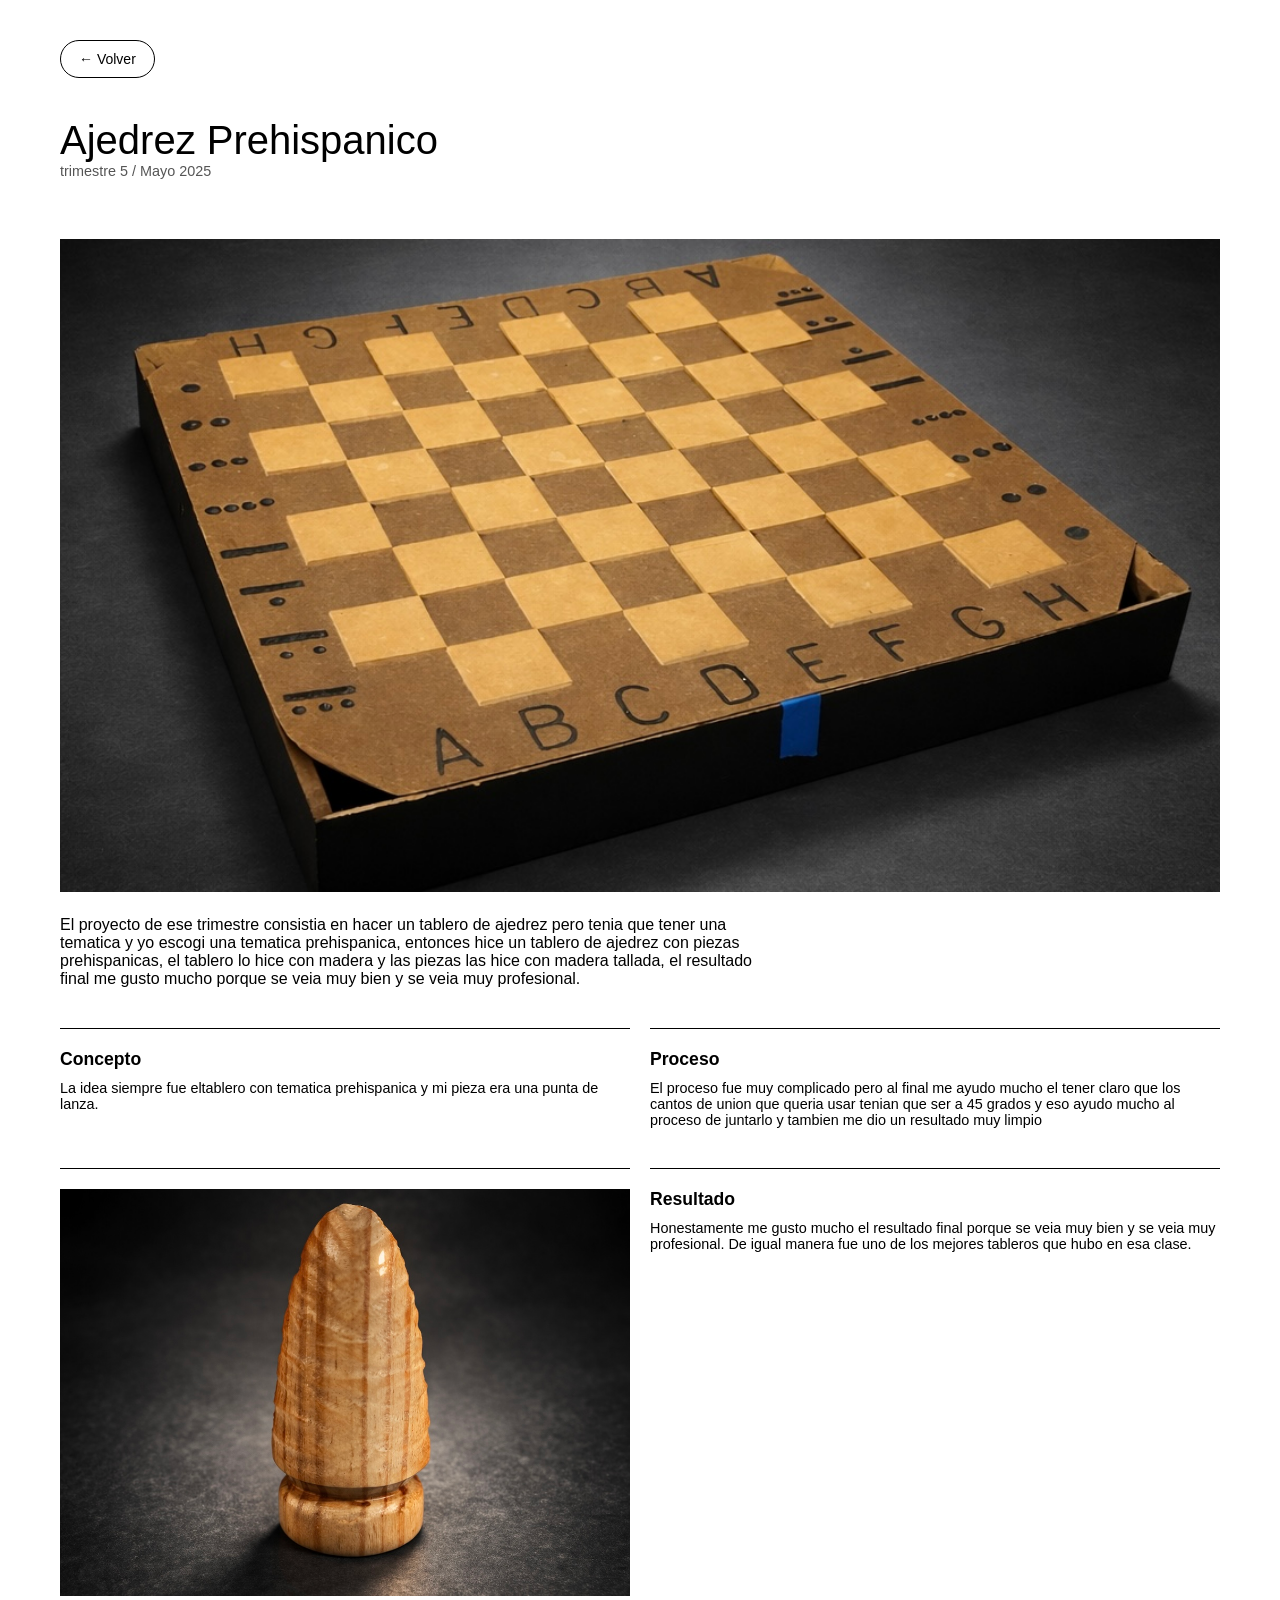
<file: ajedrez.html>
<!DOCTYPE html>
<html lang="es">
<head>
  <meta charset="UTF-8">
  <title>Ajedrez Prehispanico</title>
  <link rel="stylesheet" href="styles.css">
</head>
<body>

  <main class="proyecto">

    <!-- VOLVER -->
    <a href="index.html" class="back">← Volver</a>

    <!-- TÍTULO -->
    <section class="hero-proyecto">
      <h1>Ajedrez Prehispanico</h1>
      <p>trimestre 5 / Mayo 2025</p>
    </section>

    <!-- IMAGEN PRINCIPAL -->
    <section class="imagen-principal">
      <img src="Imagenes/Ajedrez1.jpg">
    </section>

    <!-- DESCRIPCIÓN -->
    <section class="descripcion">
      <p>
        El proyecto de ese trimestre consistia en hacer un tablero de ajedrez pero tenia que tener una tematica y yo escogi una tematica prehispanica, entonces hice un tablero de ajedrez con piezas prehispanicas, el tablero lo hice con madera y las piezas las hice con madera tallada, el resultado final me gusto mucho porque se veia muy bien y se veia muy profesional.
      </p>
    </section>

    <!-- GRID INTERNO -->
    <section class="grid-proyecto">

      <div class="bloque">
        <h3>Concepto</h3>
        <p>La idea siempre fue eltablero con tematica prehispanica y mi pieza era una punta de lanza.</p>
      </div>

      <div class="bloque">
        <h3>Proceso</h3>
        <p>El proceso fue muy complicado pero al final me ayudo mucho el tener claro que los cantos de union que queria usar tenian que ser a 45 grados y eso ayudo mucho al proceso de juntarlo y tambien me dio un resultado muy limpio </p>
      </div>

      <div class="bloque imagen">
        <img src="Imagenes/PiezaAjedrez2.jpg">
      </div>

      <div class="bloque">
        <h3>Resultado</h3>
        <p>Honestamente me gusto mucho el resultado final porque se veia muy bien y se veia muy profesional. De igual manera fue uno de los mejores tableros que hubo en esa clase.</p>
      </div>

    </section>

  </main>

</body>
</html>
</file>
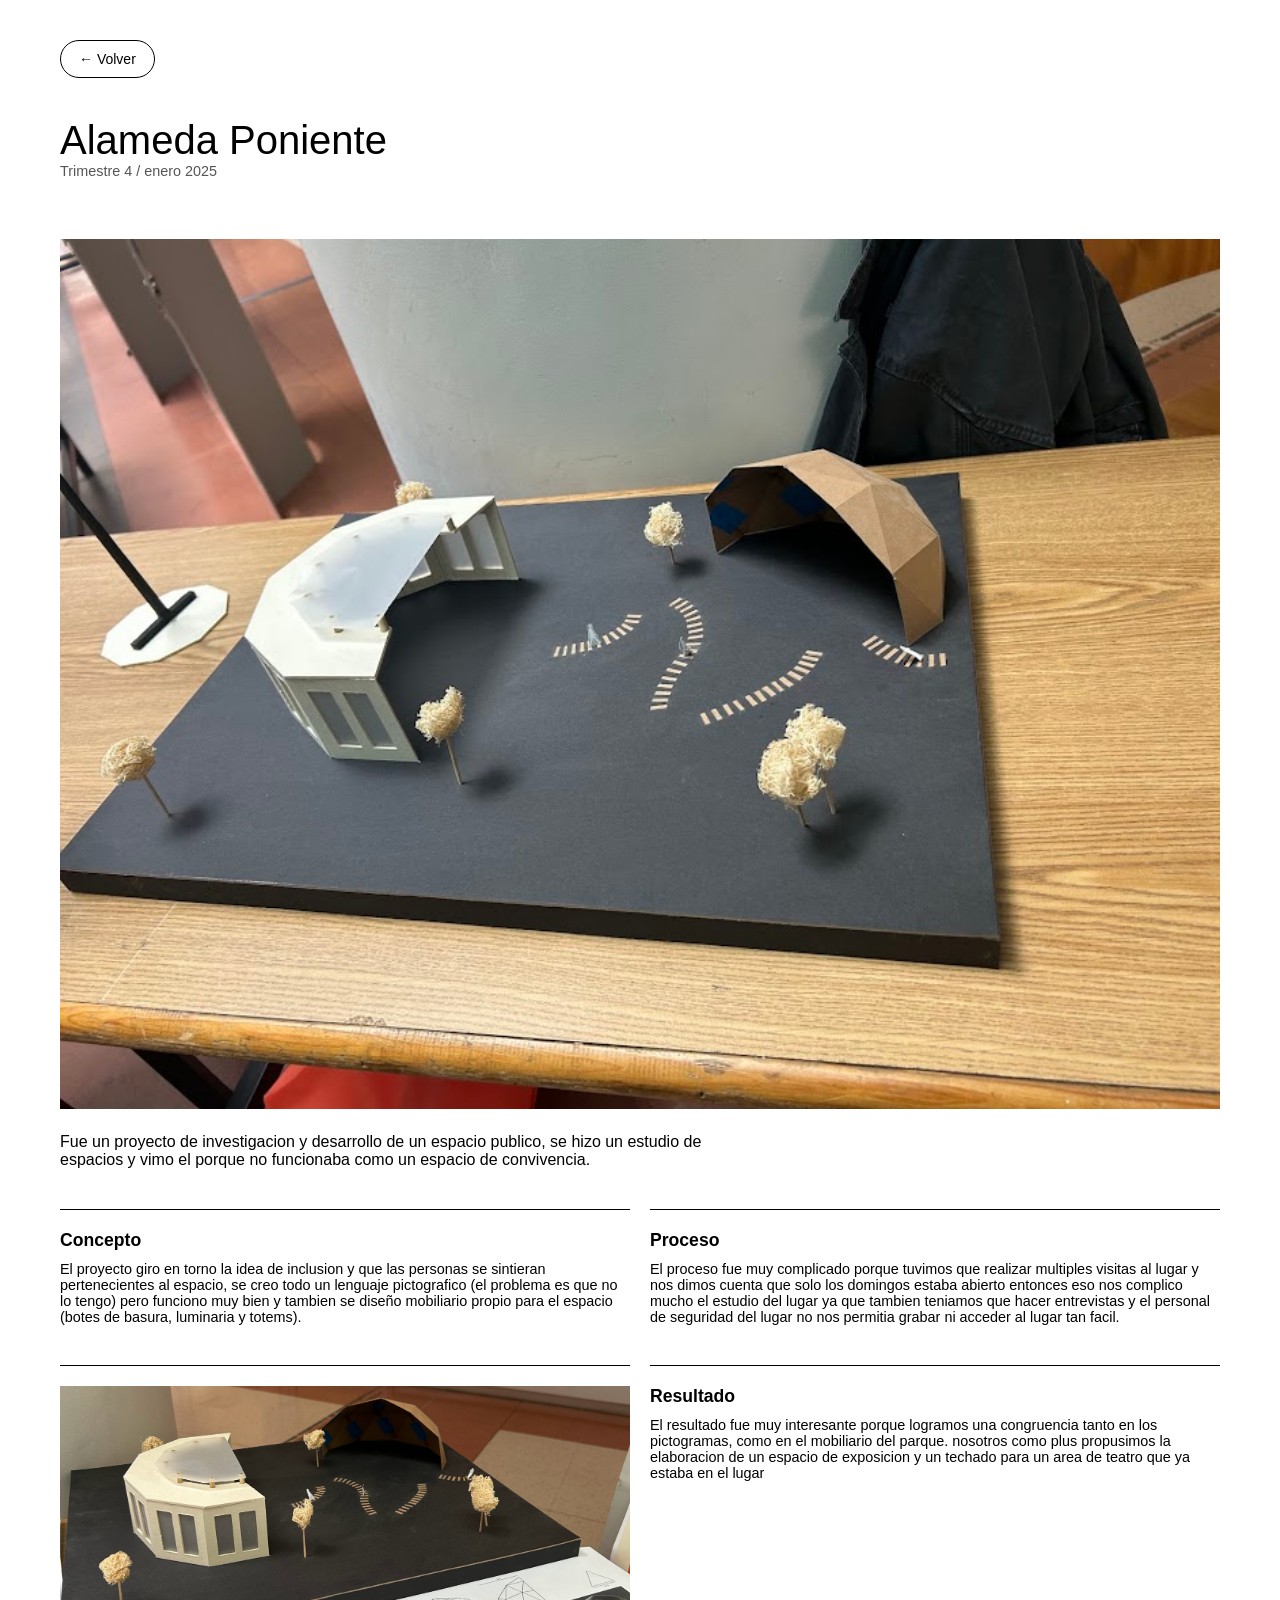
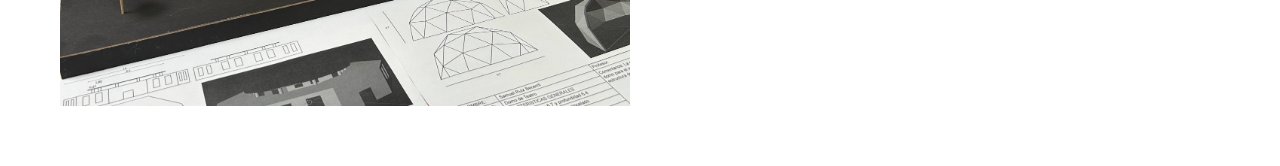
<file: alameda.html>
<!DOCTYPE html>
<html lang="es">
<head>
  <meta charset="UTF-8">
  <title>Alameda Poniente</title>
  <link rel="stylesheet" href="styles.css">
</head>
<body>

  <main class="proyecto">

    <!-- VOLVER -->
    <a href="index.html" class="back">← Volver</a>

    <!-- TÍTULO -->
    <section class="hero-proyecto">
      <h1>Alameda Poniente</h1>
      <p>Trimestre 4 / enero 2025</p>
    </section>

    <!-- IMAGEN PRINCIPAL -->
    <section class="imagen-principal">
      <img src="Imagenes/Ap.Mio.jpg">
    </section>

    <!-- DESCRIPCIÓN -->
    <section class="descripcion">
      <p>
        Fue un proyecto de investigacion y desarrollo de un espacio publico, se hizo un estudio de espacios y vimo el porque no funcionaba como un espacio de convivencia.
      </p>
    </section>

    <!-- GRID INTERNO -->
    <section class="grid-proyecto">

      <div class="bloque">
        <h3>Concepto</h3>
        <p>El proyecto giro en torno la idea de inclusion y que las personas se sintieran pertenecientes al espacio, se creo todo un lenguaje pictografico (el problema es que no lo tengo) pero funciono muy bien y tambien se diseño mobiliario propio para el espacio (botes de basura, luminaria y totems).</p>
      </div>

      <div class="bloque">
        <h3>Proceso</h3>
        <p>El proceso fue muy complicado porque tuvimos que realizar multiples visitas al lugar y nos dimos cuenta que solo los domingos estaba abierto entonces eso nos complico mucho el estudio del lugar ya que tambien teniamos que hacer entrevistas y el personal de seguridad del lugar no nos permitia grabar ni acceder al lugar tan facil. </p>
      </div>

      <div class="bloque imagen">
        <img src="Imagenes/Ap.secundaria.jpg">
      </div>

      <div class="bloque">
        <h3>Resultado</h3>
        <p>El resultado fue muy interesante porque logramos una congruencia tanto en los pictogramas, como en el mobiliario del parque. nosotros como plus propusimos la elaboracion de un espacio de exposicion y un techado para un area de teatro que ya estaba en el lugar</p>
      </div>

    </section>

  </main>

</body>
</html>
</file>
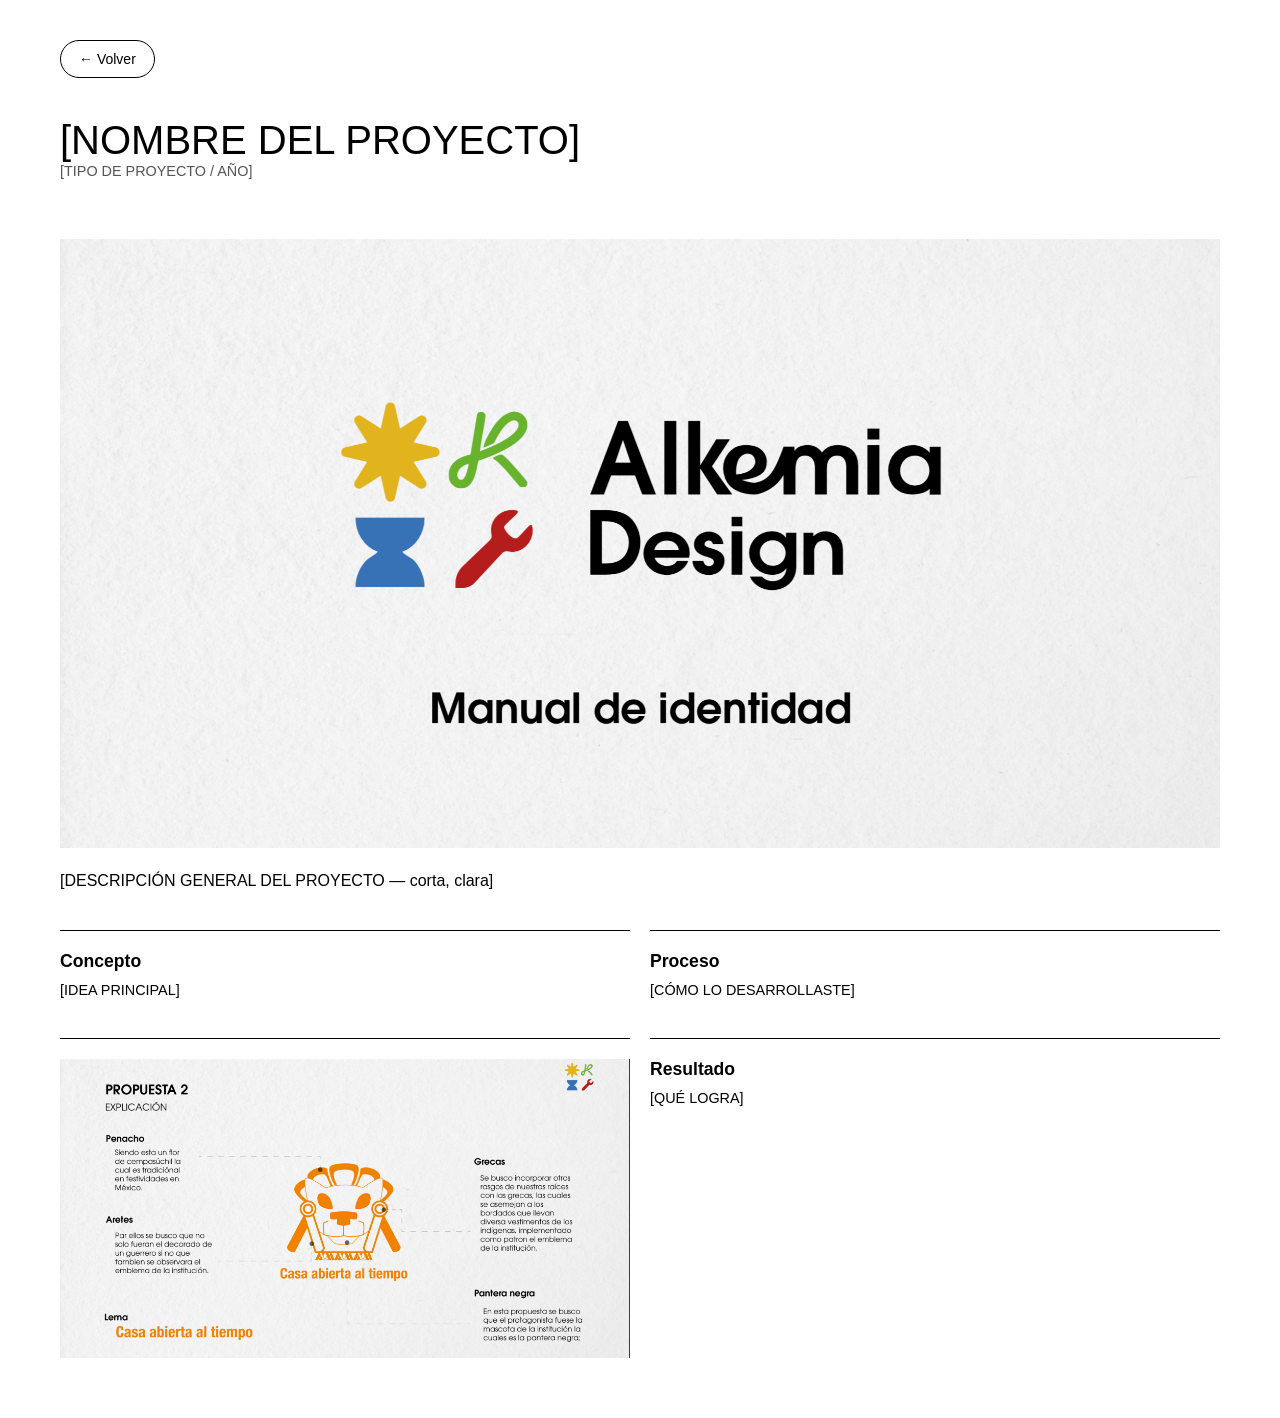
<file: Alkemia.html>
<!DOCTYPE html>
<html lang="es">
<head>
  <meta charset="UTF-8">
  <title>Alkemia</title>
  <link rel="stylesheet" href="styles.css">
</head>
<body>

  <main class="proyecto">

    <!-- VOLVER -->
    <a href="index.html" class="back">← Volver</a>

    <!-- TÍTULO -->
    <section class="hero-proyecto">
      <h1>[NOMBRE DEL PROYECTO]</h1>
      <p>[TIPO DE PROYECTO / AÑO]</p>
    </section>

    <!-- IMAGEN PRINCIPAL -->
    <section class="imagen-principal">
      <img src="Imagenes/Alkemia1.PNG">
    </section>

    <!-- DESCRIPCIÓN -->
    <section class="descripcion">
      <p>
        [DESCRIPCIÓN GENERAL DEL PROYECTO — corta, clara]
      </p>
    </section>

    <!-- GRID INTERNO -->
    <section class="grid-proyecto">

      <div class="bloque">
        <h3>Concepto</h3>
        <p>[IDEA PRINCIPAL]</p>
      </div>

      <div class="bloque">
        <h3>Proceso</h3>
        <p>[CÓMO LO DESARROLLASTE]</p>
      </div>

      <div class="bloque imagen">
        <img src="Imagenes/Alkemia2.PNG">
      </div>

      <div class="bloque">
        <h3>Resultado</h3>
        <p>[QUÉ LOGRA]</p>
      </div>

    </section>

  </main>

</body>
</html>
</file>
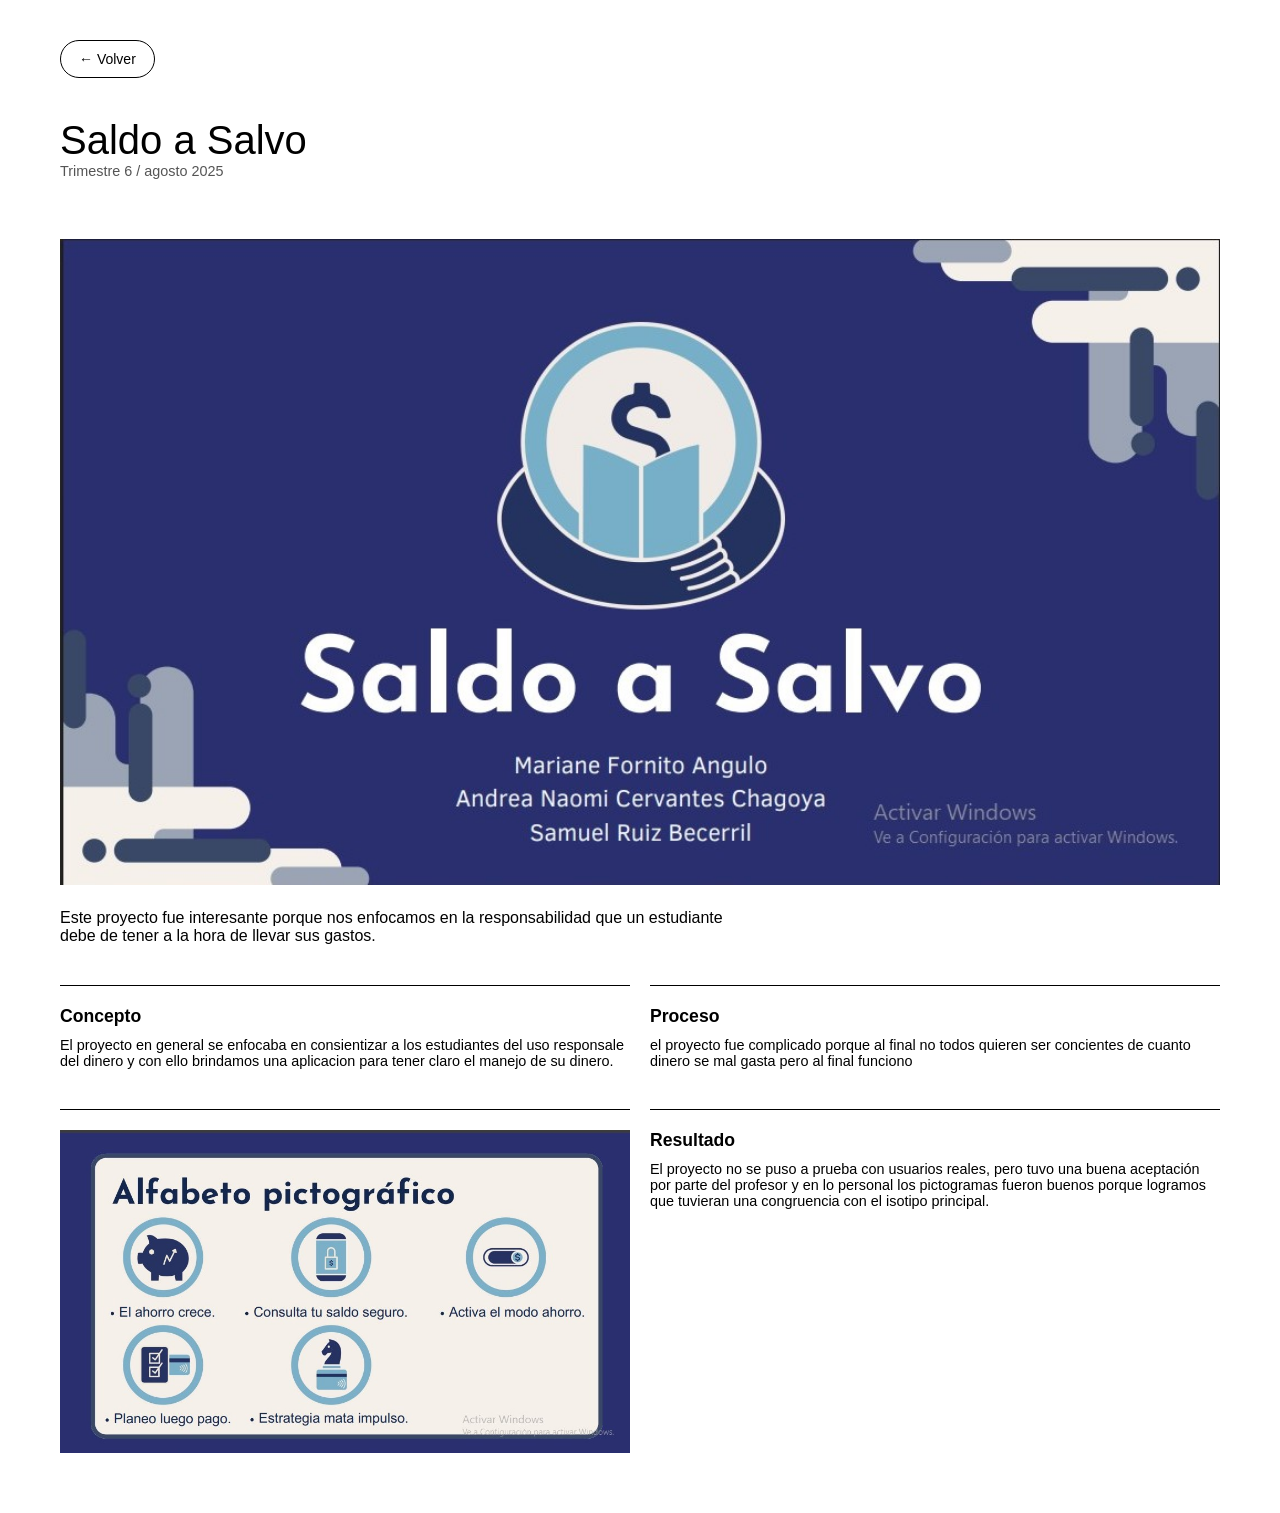
<file: saldo.html>
<!DOCTYPE html>
<html lang="es">
<head>
  <meta charset="UTF-8">
  <title>Saldo a Salvo</title>
  <link rel="stylesheet" href="styles.css">
</head>
<body>

  <main class="proyecto">

   
    <a href="index.html" class="back">← Volver</a>

    <section class="hero-proyecto">
      <h1>Saldo a Salvo</h1>
      <p>Trimestre 6 / agosto 2025</p>
    </section>

  
    <section class="imagen-principal">
      <img src="Imagenes/Saldo-A-Salvo.jpg">
    </section>

   
    <section class="descripcion">
      <p>
       Este proyecto fue interesante porque nos enfocamos en la responsabilidad que un estudiante debe de tener a la hora de llevar sus gastos.
      </p>
    </section>

    
    <section class="grid-proyecto">

      <div class="bloque">
        <h3>Concepto</h3>
        <p>El proyecto en general se enfocaba en consientizar a los estudiantes del uso responsale del dinero y con ello brindamos una aplicacion para tener claro el manejo de su dinero.
        </p>
      </div>

      <div class="bloque">
        <h3>Proceso</h3>
        <p>el proyecto fue complicado porque al final no todos quieren ser concientes de cuanto dinero se mal gasta pero al final funciono </p>
      </div>

      <div class="bloque imagen">
        <img src="Imagenes/S-A-S.jpg">
      </div>

      <div class="bloque">
        <h3>Resultado</h3>
        <p>El proyecto no se puso a prueba con usuarios reales, pero tuvo una buena aceptación por parte del profesor y en lo personal los pictogramas fueron buenos porque logramos que tuvieran una congruencia con el isotipo principal.</p>
      </div>

    </section>

  </main>

</body>
</html>
</file>
<file: styles.css>
* {
  margin: 0;
  padding: 0;
  box-sizing: border-box;
  font-family: Helvetica, Arial, sans-serif;
}

body {
  background: #fff;
  color: #000;
}



.grid {
  display: grid;
  grid-template-columns: repeat(6, 1fr);
  grid-auto-rows: 180px;
  grid-auto-flow: dense;
}


.item {
  border: 1px solid black;
  padding: 20px;
  display: flex;
  flex-direction: column;
  justify-content: center;
  transition: 0.3s;
  cursor: pointer;
  overflow: hidden;
}

/* COLORES */

.azul { background: #5C76A9; }
.verde { background: #C9D36A; }
.claro { background: #F2F2F2; }

/* TAMAÑOS */

.grande {
  grid-column: span 2;
  grid-row: span 2;
}

.doble-ancho {
  grid-column: span 2;
}



.ajedrez { background-image: url("Imagenes/PiezaAjedrez2.jpg"); }
.alameda { background-image: url("Imagenes/AP.Logo.png"); }
.saldo { background-image: url("Imagenes/Saldo-A-Salvo.jpg"); }
.alkemia { background-image: url("Imagenes/Alkemia0.jpg"); }
.robot { background-image: url("Imagenes/Robot.jpg"); }
.extra { background-image: url("Imagenes/Extra.jpg"); }

.ajedrez, .alameda, .saldo, .alkemia, .robot, .extra {
  background-size: cover;
  background-position: center;
}



a {
  text-decoration: none;
  color: inherit;
}



.item:hover {
  transform: scale(1.03);
}



.item h2 { font-size: 1.5rem; }
.item h3 { font-size: 1.2rem; }
.item p { font-size: 0.9rem; }



.proyecto {
  padding: 40px 60px;
}



.back {
  display: inline-block;
  padding: 10px 18px;
  border: 1px solid black;
  border-radius: 20px;
  font-size: 14px;
  text-decoration: none;
  color: black;
  transition: 0.3s;
}

.back:hover {
  background: black;
  color: white;
}


.hero-proyecto {
  margin: 40px 0;
}

.hero-proyecto h1 {
  font-size: 2.5rem;
  font-weight: normal;
}

.hero-proyecto p {
  font-size: 0.9rem;
  color: #555;
}


.imagen-principal img {
  width: 100%;
  margin: 20px 0;
}


.descripcion {
  max-width: 700px;
  margin-bottom: 40px;
  font-size: 1rem;
}


.grid-proyecto {
  display: grid;
  grid-template-columns: repeat(2, 1fr);
  gap: 20px;
}


.bloque {
  border-top: 1px solid black;
  padding: 20px 0;
}

.bloque h3 {
  margin-bottom: 10px;
  font-size: 1.1rem;
}

.bloque p {
  font-size: 0.9rem;
}


.bloque img {
  width: 100%;
  display: block;
}
</file>
